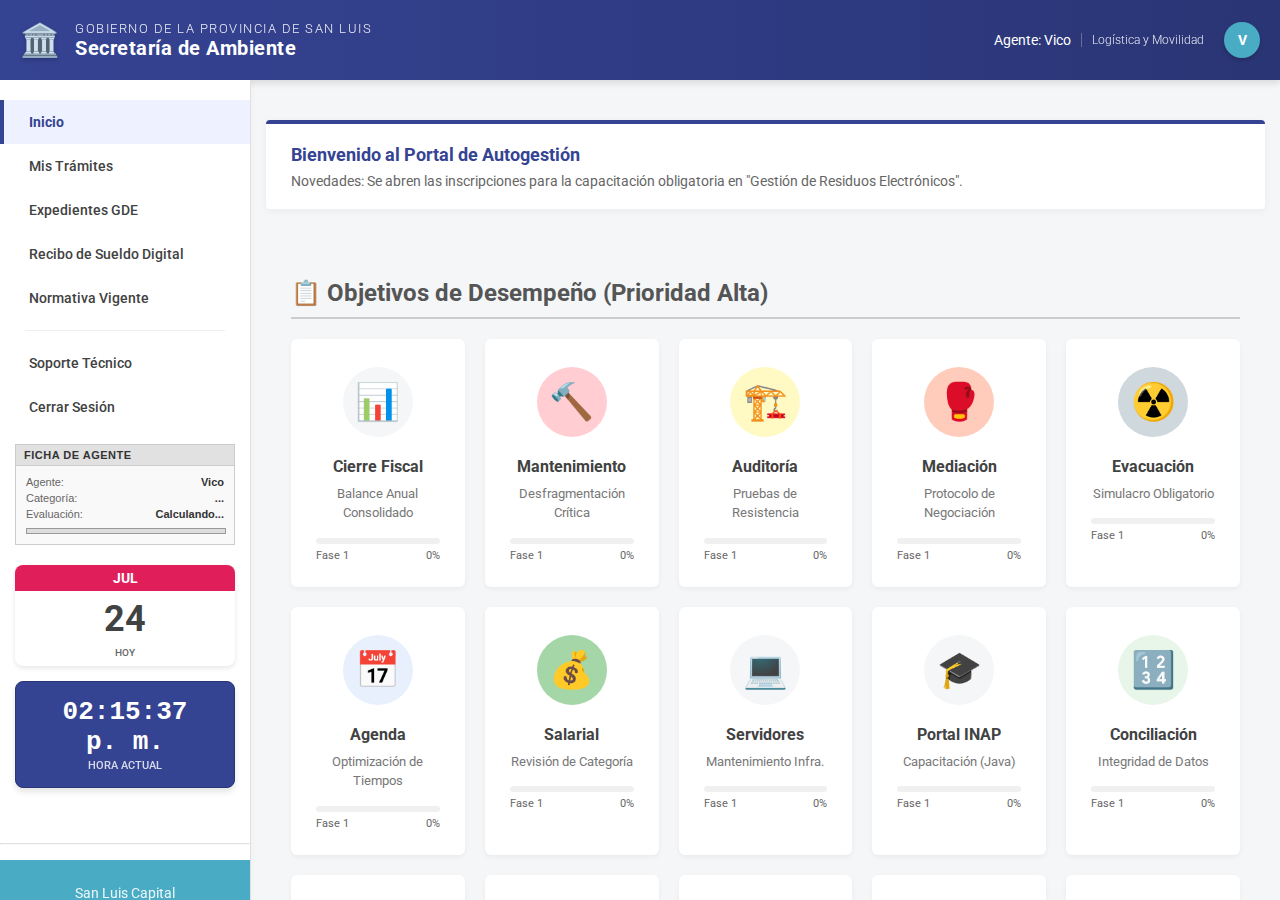
<file: index.html>
<!DOCTYPE html>
<html lang="es">

<head>
    <meta charset="UTF-8">
    <meta name="viewport" content="width=device-width, initial-scale=1.0">
    <title>Portal del Agente - Gobierno de San Luis</title>
    <link rel="stylesheet" href="launcher_style.css">
    <link href="https://fonts.googleapis.com/css2?family=Roboto:wght@300;400;500;700&display=swap" rel="stylesheet">
</head>

<body>

    <!-- Top Bar -->
    <header class="top-bar">
        <div class="logo-area">
            <div class="escudo">🏛️</div>
            <div class="titles">
                <h1>Gobierno de la Provincia de San Luis</h1>
                <h2>Secretaría de Ambiente</h2>
            </div>
        </div>
        <div class="user-area">
            <span class="user-name">Agente: Vico</span>
            <span class="user-role">Logística y Movilidad</span>
            <div class="avatar">V</div>
        </div>
    </header>

    <div class="main-container">
        <!-- Sidebar Navigation -->
        <nav class="sidebar">
            <ul>
                <li class="active">Inicio</li>
                <li>Mis Trámites</li>
                <li>Expedientes GDE</li>
                <li>Recibo de Sueldo Digital</li>
                <li>Normativa Vigente</li>
                <li class="separator"></li>
                <li>Soporte Técnico</li>
                <li>Cerrar Sesión</li>
            </ul>

            <!-- User Profile Widget (Corporate Style) -->
            <div class="profile-widget corporate-panel">
                <div class="panel-header">FICHA DE AGENTE</div>
                <div class="profile-content">
                    <div class="user-row">
                        <span class="label">Agente:</span>
                        <span class="value">Vico</span>
                    </div>
                    <div class="user-row">
                        <span class="label">Categoría:</span>
                        <span class="value" id="user-rank">...</span>
                    </div>
                    <div class="user-row">
                        <span class="label">Evaluación:</span>
                        <span class="value" id="xp-text">Calculando...</span>
                    </div>
                    <div class="xp-bar-corp">
                        <div class="xp-unfilled">
                            <div class="xp-filled" id="xp-bar"></div>
                        </div>
                    </div>
                </div>
            </div>


            <div class="widgets-container">
                <!-- Calendar Widget -->
                <div id="calendar-widget" class="calendar-widget" title="Clic para ver días hasta vacaciones">
                    <div class="cal-header" id="cal-month">ENE</div>
                    <div class="cal-body" id="cal-day">12</div>
                    <div class="cal-label" id="cal-label">HOY</div>
                </div>

                <!-- Clock Widget -->
                <div id="clock-container" class="clock-widget"
                    title="Clic: Ver tiempo restante | Doble Clic: Configurar hora">
                    <div id="clock-time">00:00:00</div>
                    <div id="clock-label">Hora Actual</div>
                </div>
            </div>
            <hr style="opacity:0.3; margin: 15px 0;">
            <div class="weather-widget">
                <h3>San Luis Capital</h3>
                <div class="temp">24°C</div>
                <div class="desc">Soleado</div>
            </div>
        </nav>

        <!-- (Main Content) -->
        <main class="dashboard">
            <!-- (Welcome Banner) -->
            <div class="welcome-banner">
                <h3>Bienvenido al Portal de Autogestión</h3>
                <p>Novedades: Se abren las inscripciones para la capacitación obligatoria en "Gestión de Residuos
                    Electrónicos".</p>
            </div>
            <!-- (Systems Grid) -->
            <div class="launcher-container"
                style="max-width: 1200px; margin: 0 auto; display: flex; flex-direction: column; align-items: center;">

                <!-- Widgets Section -->
                <div class="widgets-container">
                    <!-- Clock, Weather, News -->
                </div>

                <!-- SECTION 1: PERFORMANCE OBJECTIVES (15 Games - 5x3 Grid) -->
                <h2 class="section-title"
                    style="width: 100%; text-align: left; margin-bottom: 20px; border-bottom: 2px solid #ccc; padding-bottom: 10px; color: #555;">
                    📋 Objetivos de Desempeño (Prioridad Alta)</h2>

                <div class="grid-container" id="campaign-grid"
                    style="display: grid; grid-template-columns: repeat(5, 1fr); gap: 20px; width: 100%; margin-bottom: 50px;">
                    <!-- 1. Spreadsheet Saga -->
                    <a href="./spreadsheet-saga/index.html" class="system-card" data-game="spreadsheet">
                        <div class="icon">📊</div>
                        <div class="card-title">Cierre Fiscal</div>
                        <div class="card-desc">Balance Anual Consolidado</div>
                        <div class="card-progress-container">
                            <div class="card-progress-bar" style="width:0%"></div>
                        </div>
                        <div class="card-progress-text"><span>Avance</span><span>0%</span></div>
                    </a>
                    <!-- 2. System Crash -->
                    <a href="./system-crash/index.html" class="system-card" data-game="systemcrash">
                        <div class="icon" style="background: #ffcdd2;">🔨</div>
                        <div class="card-title">Mantenimiento</div>
                        <div class="card-desc">Desfragmentación Crítica</div>
                        <div class="card-progress-container">
                            <div class="card-progress-bar" style="width:0%"></div>
                        </div>
                        <div class="card-progress-text"><span>Avance</span><span>0%</span></div>
                    </a>
                    <!-- 3. Angry Interns -->
                    <a href="./angry-interns/index.html" class="system-card" data-game="angryinterns">
                        <div class="icon" style="background: #fff9c4;">🏗️</div>
                        <div class="card-title">Auditoría</div>
                        <div class="card-desc">Pruebas de Resistencia</div>
                        <div class="card-progress-container">
                            <div class="card-progress-bar" style="width:0%"></div>
                        </div>
                        <div class="card-progress-text"><span>Avance</span><span>0%</span></div>
                    </a>
                    <!-- 4. RRHH Kombat -->
                    <a href="./rrhh-kombat/index.html" class="system-card" data-game="rrhh">
                        <div class="icon" style="background: #ffccbc;">🥊</div>
                        <div class="card-title">Mediación</div>
                        <div class="card-desc">Protocolo de Negociación</div>
                        <div class="card-progress-container">
                            <div class="card-progress-bar" style="width:0%"></div>
                        </div>
                        <div class="card-progress-text"><span>Avance</span><span>0%</span></div>
                    </a>
                    <!-- 5. Meeting Doom -->
                    <a href="./meeting-doom/index.html" class="system-card" data-game="doom">
                        <div class="icon" style="background: #cfd8dc;">☢️</div>
                        <div class="card-title">Evacuación</div>
                        <div class="card-desc">Simulacro Obligatorio</div>
                        <div class="card-progress-container">
                            <div class="card-progress-bar" style="width:0%"></div>
                        </div>
                        <div class="card-progress-text"><span>Avance</span><span>0%</span></div>
                    </a>

                    <!-- 6. Meeting Tetris -->
                    <a href="./meeting-tetris/index.html" class="system-card" data-game="tetris">
                        <div class="icon" style="background: #e8f0fe;">📅</div>
                        <div class="card-title">Agenda</div>
                        <div class="card-desc">Optimización de Tiempos</div>
                        <div class="card-progress-container">
                            <div class="card-progress-bar" style="width:0%"></div>
                        </div>
                        <div class="card-progress-text"><span>Avance</span><span>0%</span></div>
                    </a>
                    <!-- 7. Salary Negotiator -->
                    <a href="./salary-negotiator/index.html" class="system-card" data-game="salary">
                        <div class="icon" style="background: #a5d6a7;">💰</div>
                        <div class="card-title">Salarial</div>
                        <div class="card-desc">Revisión de Categoría</div>
                        <div class="card-progress-container">
                            <div class="card-progress-bar" style="width:0%"></div>
                        </div>
                        <div class="card-progress-text"><span>Avance</span><span>0%</span></div>
                    </a>
                    <!-- 8. Terminal Tycoon -->
                    <a href="./terminal-tycoon/index.html" class="system-card" data-game="terminal">
                        <div class="icon">💻</div>
                        <div class="card-title">Servidores</div>
                        <div class="card-desc">Mantenimiento Infra.</div>
                        <div class="card-progress-container">
                            <div class="card-progress-bar" style="width:0%"></div>
                        </div>
                        <div class="card-progress-text"><span>Avance</span><span>0%</span></div>
                    </a>
                    <!-- 9. Java Corp -->
                    <a href="./java-corp/index.html" class="system-card" data-game="java">
                        <div class="icon">🎓</div>
                        <div class="card-title">Portal INAP</div>
                        <div class="card-desc">Capacitación (Java)</div>
                        <div class="card-progress-container">
                            <div class="card-progress-bar" style="width:0%"></div>
                        </div>
                        <div class="card-progress-text"><span>Avance</span><span>0%</span></div>
                    </a>
                    <!-- 10. Sudoku (As Logic/Performance Game) -->
                    <a href="./sudoku/index.html" class="system-card" data-game="sudoku">
                        <div class="icon" style="background: #e8f5e9;">🔢</div>
                        <div class="card-title">Conciliación</div>
                        <div class="card-desc">Integridad de Datos</div>
                        <div class="card-progress-container">
                            <div class="card-progress-bar" style="width:0%"></div>
                        </div>
                        <div class="card-progress-text"><span>Avance</span><span>0%</span></div>
                    </a>

                    <!-- 11. Math Exam -->
                    <a href="./math-exam/index.html" class="system-card" data-game="math">
                        <div class="icon" style="background: #fdfefe; border: 1px solid #ccc;">📝</div>
                        <div class="card-title">Certificación</div>
                        <div class="card-desc">Evaluación Semestral</div>
                        <div class="card-progress-container">
                            <div class="card-progress-bar" style="width:0%"></div>
                        </div>
                        <div class="card-progress-text"><span>Avance</span><span>0%</span></div>
                    </a>
                    <!-- 12. English I -->
                    <a href="./english-class/index.html" class="system-card" data-game="english">
                        <div class="icon" style="background: #e1f0fa;">🌐</div>
                        <div class="card-title">Localización</div>
                        <div class="card-desc">Control de Calidad</div>
                        <div class="card-progress-container">
                            <div class="card-progress-bar" style="width:0%"></div>
                        </div>
                        <div class="card-progress-text"><span>Avance</span><span>0%</span></div>
                    </a>
                    <!-- 13. Lab Git -->
                    <a href="./lab-git/index.html" class="system-card" data-game="git">
                        <div class="icon" style="background: #252526; color: white; border: 1px solid #555;">🔱</div>
                        <div class="card-title">Versiones</div>
                        <div class="card-desc">Gestor de Ramas</div>
                        <div class="card-progress-container">
                            <div class="card-progress-bar" style="width:0%"></div>
                        </div>
                        <div class="card-progress-text"><span>Avance</span><span>0%</span></div>
                    </a>
                    <!-- 14. Admin DB -->
                    <a href="./db-admin/index.html" class="system-card" data-game="sql">
                        <div class="icon" style="background: #2f3640; color: #fff;">💾</div>
                        <div class="card-title">Reportes</div>
                        <div class="card-desc">Generador SQL</div>
                        <div class="card-progress-container">
                            <div class="card-progress-bar" style="width:0%"></div>
                        </div>
                        <div class="card-progress-text"><span>Avance</span><span>0%</span></div>
                    </a>
                    <!-- 15. Prog Web -->
                    <a href="./prog-web/index.html" class="system-card" data-game="web">
                        <div class="icon" style="background: #e65100; color: white;">🎨</div>
                        <div class="card-title">Plantillas</div>
                        <div class="card-desc">Editor CMS</div>
                        <div class="card-progress-container">
                            <div class="card-progress-bar" style="width:0%"></div>
                        </div>
                        <div class="card-progress-text"><span>Avance</span><span>0%</span></div>
                    </a>
                </div>

                <!-- SECTION 2: SYSTEM UTILITIES / ARCADE (10 Games - 5x2 Grid) -->
                <h2 class="section-title"
                    style="width: 100%; text-align: left; margin-bottom: 20px; border-bottom: 2px solid #ccc; padding-bottom: 10px; color: #555;">
                    ☕ Herramientas de Pausa Activa (Segundo Plano)</h2>

                <div class="grid-container" id="arcade-grid"
                    style="display: grid; grid-template-columns: repeat(5, 1fr); gap: 20px; width: 100%;">
                    <!-- 1. Inbox Zero -->
                    <a href="./inbox-zero/index.html" class="system-card" data-arcade="inbox">
                        <div class="icon">📧</div>
                        <div class="card-title">Entradas</div>
                        <div class="card-desc">Mesa de Entrada</div>
                        <div class="card-score-badge">ID: <span class="score-val">0</span> Pal/Min</div>
                    </a>
                    <!-- 2. Slack-a-Mole -->
                    <a href="./slack-mole/index.html" class="system-card" data-arcade="slack">
                        <div class="icon">💬</div>
                        <div class="card-title">Chat Interno</div>
                        <div class="card-desc">Notificaciones</div>
                        <div class="card-score-badge">ID: <span class="score-val">0</span> Leídos</div>
                    </a>
                    <!-- 3. The Shredder -->
                    <a href="./secure-delete/index.html" class="system-card" data-arcade="shredder">
                        <div class="icon" style="background: #ffebee;">🗑️</div>
                        <div class="card-title">Destructor</div>
                        <div class="card-desc">Cumplimiento GDPR</div>
                        <div class="card-score-badge">ID: <span class="score-val">0</span> MBs</div>
                    </a>
                    <!-- 4. Printer Panic -->
                    <a href="./printer-panic/index.html" class="system-card" data-arcade="printer">
                        <div class="icon" style="background: #e3f2fd;">🖨️</div>
                        <div class="card-title">Impresora</div>
                        <div class="card-desc">Cola de Impresión</div>
                        <div class="card-score-badge">⚡ <span class="score-val">0</span> Trabajos</div>
                    </a>
                    <!-- 5. Update Manager -->
                    <a href="./update-manager/index.html" class="system-card" data-arcade="update">
                        <div class="icon" style="background: #e8f5e9;">🛡️</div>
                        <div class="card-title">Defender</div>
                        <div class="card-desc">Actualizaciones</div>
                        <div class="card-score-badge">⚡ <span class="score-val">0</span>% Seguro</div>
                    </a>
                    <!-- 6. Expediente X -->
                    <a href="./expediente-x/index.html" class="system-card" data-arcade="expediente">
                        <div class="icon" style="background: #fff3e0;">📂</div>
                        <div class="card-title">Archivador</div>
                        <div class="card-desc">Legajos Perdidos</div>
                        <div class="card-score-badge">ID: <span class="score-val">0</span> Archivos</div>
                    </a>
                    <!-- 7. Tab Hoarder -->
                    <a href="./tab-hoarder/index.html" class="system-card" data-arcade="tabs">
                        <div class="icon" style="background: #e8f0fe;">🌐</div>
                        <div class="card-title">Recursos</div>
                        <div class="card-desc">Gestión de Memoria</div>
                        <div class="card-score-badge">ID: <span class="score-val">0</span> Ciclos</div>
                    </a>
                    <!-- 8. Mute All -->
                    <a href="./mute-all/index.html" class="system-card" data-arcade="mute">
                        <div class="icon" style="background: #e0f2f1;">📹</div>
                        <div class="card-title">Sala Conf.</div>
                        <div class="card-desc">Moderación</div>
                        <div class="card-score-badge">ID: <span class="score-val">0</span> Interv.</div>
                    </a>
                    <!-- 9. Voodoo Ticket -->
                    <a href="./voodoo-ticket/index.html" class="system-card" data-arcade="voodoo">
                        <div class="icon" style="background: #e1bee7;">📋</div>
                        <div class="card-title">Incidencias</div>
                        <div class="card-desc">Tickets de Soporte</div>
                        <div class="card-score-badge">ID: Tickets</div>
                    </a>
                    <!-- 10. VPN Tuner -->
                    <a href="./vpn-tuner/index.html" class="system-card" data-arcade="vpn">
                        <div class="icon" style="background: #000; color: #0f0; border: 1px solid #0f0;">📡</div>
                        <div class="card-title">Conectividad</div>
                        <div class="card-desc">Diagnóstico de Red</div>
                        <div class="card-score-badge">ID: <span class="score-val">0</span> Mbps</div>
                    </a>
                </div>

                <div class="news-section">
                    <h3>Boletín Informativo - Ambiente</h3>
                    <div class="news-item">
                        <span class="date">12 ENE</span>
                        <span class="news-title">Nuevo plan de fiscalización de canteras en zonas protegidas.</span>
                    </div>
                    <div class="news-item">
                        <span class="date">10 ENE</span>
                        <span class="news-title">Resolución 452/26: Protocolo para vehículos oficiales.</span>
                    </div>
                    <div class="news-item">
                        <span class="date">08 ENE</span>
                        <span class="news-title">Recordatorio: Actualización de DDJJ patrimonial antes del 31/01.</span>
                    </div>
                </div>

            </div>
    </div>
    </main>
    </div>

    <script src="launcher.js"></script>
</body>

</html>
</file>
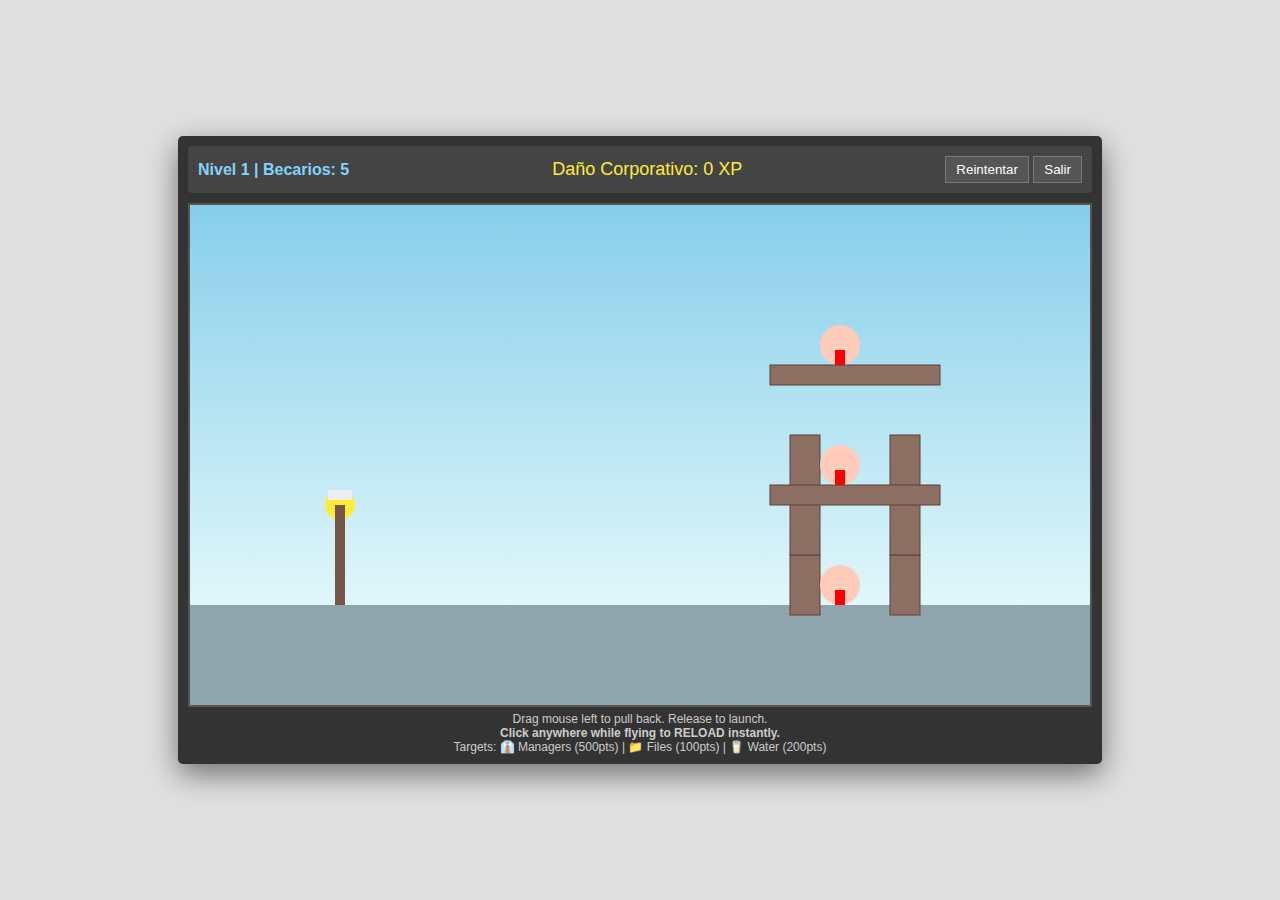
<file: angry-interns/index.html>
<!DOCTYPE html>
<html lang="es">

<head>
    <meta charset="UTF-8">
    <meta name="viewport" content="width=device-width, initial-scale=1.0">
    <title>Angry Interns - Structural Analysis</title>
    <link rel="stylesheet" href="style.css">
</head>

<body>

    <div class="game-container">
        <!-- Header / HUD -->
        <div class="header-ui">
            <div class="title">Análisis de Integridad Estructural v9.0</div>
            <div class="score-panel">
                Daño Corporativo: <span id="score">0</span> XP
            </div>
            <div class="controls">
                <button onclick="resetLevel()">Reintentar</button>
                <button onclick="window.location.href='../index.html'">Salir</button>
            </div>
        </div>

        <!-- Notification Area -->
        <div id="message-area" class="message-area hidden">¡NIVEL PURGADO!</div>

        <!-- Game Canvas -->
        <canvas id="game-canvas" width="900" height="500"></canvas>

        <!-- Legend -->
        <div class="legend">
            Drag mouse left to pull back. Release to launch. <br>
            <strong>Click anywhere while flying to RELOAD instantly.</strong>
            <br>Targets: 👔 Managers (500pts) | 📁 Files (100pts) | 🥛 Water (200pts)
        </div>
    </div>

    <!-- Boss Overlay -->
    <div id="boss-overlay" class="hidden">
        <div class="cad-viewer">
            <div class="cad-header">AutoCAD 2026 - [Planos_Oficina_2026.dwg]</div>
            <div class="cad-content">
                <svg width="100%" height="400">
                    <rect x="50" y="50" width="800" height="300" stroke="white" stroke-width="2" fill="none" />
                    <line x1="50" y1="150" x2="850" y2="150" stroke="blue" stroke-width="1" />
                    <line x1="400" y1="50" x2="400" y2="350" stroke="blue" stroke-width="1" />
                    <text x="60" y="80" fill="gray">Office A1</text>
                    <text x="420" y="80" fill="gray">Office A2</text>
                </svg>
            </div>
        </div>
    </div>

    <script src="game.js"></script>
</body>

</html>
</file>
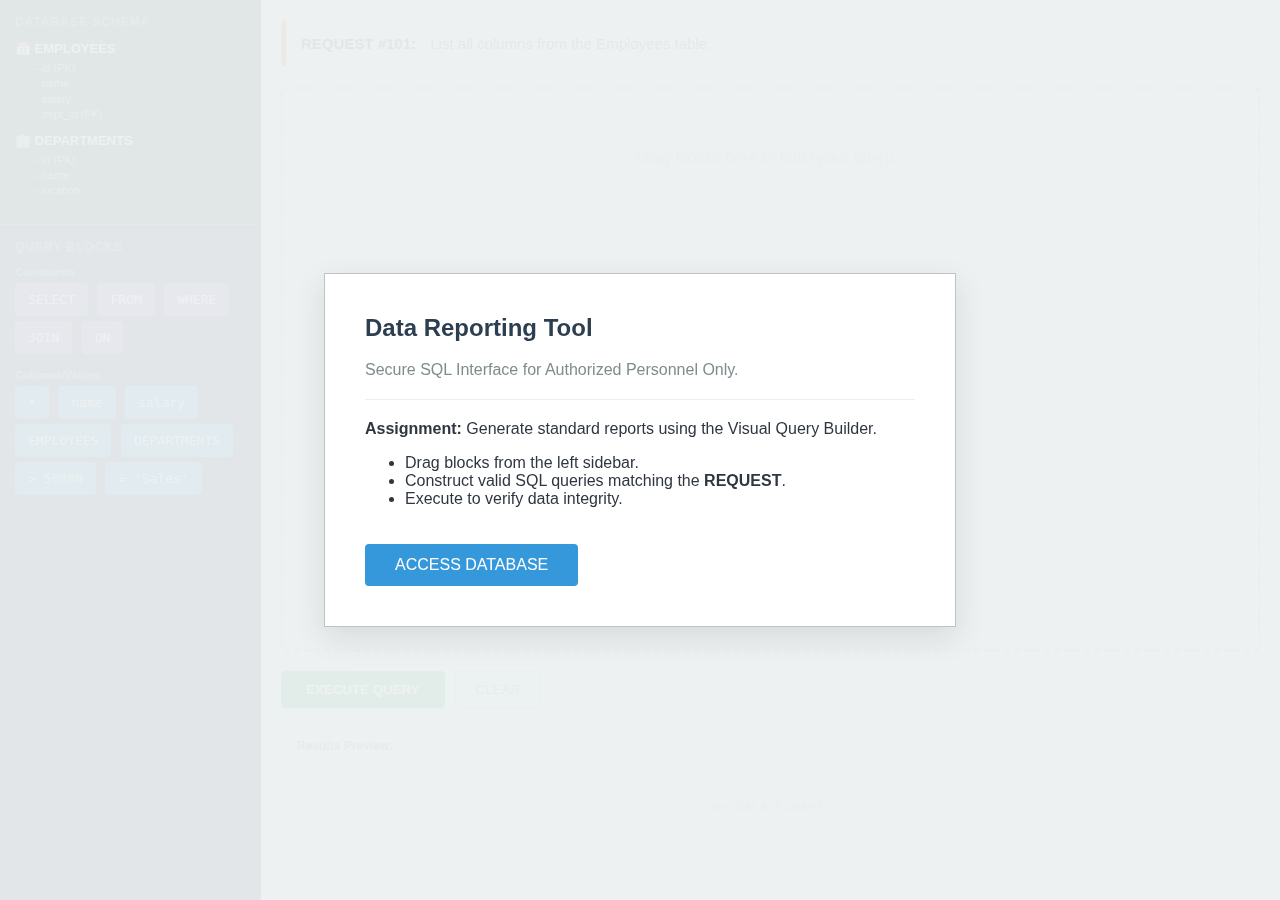
<file: db-admin/index.html>
<!DOCTYPE html>
<html lang="en">

<head>
    <meta charset="UTF-8">
    <meta name="viewport" content="width=device-width, initial-scale=1.0">
    <title>ReportGenerator_v4.5.html</title>
    <link rel="stylesheet" href="style.css">
    <link rel="icon" type="image/png"
        href="https://upload.wikimedia.org/wikipedia/commons/2/29/Postgresql_elephant.svg">
</head>

<body>

    <div class="app-container">
        <!-- Sidebar: Objects & Blocks -->
        <div class="sidebar">
            <div class="db-browser">
                <h3>Database Schema</h3>
                <div class="table-node">
                    <span class="table-icon">📅</span> EMPLOYEES
                    <div class="col-list">
                        <div>- id (PK)</div>
                        <div>- name</div>
                        <div>- salary</div>
                        <div>- dept_id (FK)</div>
                    </div>
                </div>
                <div class="table-node">
                    <span class="table-icon">🏢</span> DEPARTMENTS
                    <div class="col-list">
                        <div>- id (PK)</div>
                        <div>- name</div>
                        <div>- location</div>
                    </div>
                </div>
            </div>

            <div class="block-palette">
                <h3>Query Blocks</h3>
                <div class="block-category">Commands</div>
                <div class="draggable-block command" draggable="true" data-val="SELECT">SELECT</div>
                <div class="draggable-block command" draggable="true" data-val="FROM">FROM</div>
                <div class="draggable-block command" draggable="true" data-val="WHERE">WHERE</div>
                <div class="draggable-block command" draggable="true" data-val="JOIN">JOIN</div>
                <div class="draggable-block command" draggable="true" data-val="ON">ON</div>

                <div class="block-category">Columns/Values</div>
                <div class="draggable-block value" draggable="true" data-val="*">*</div>
                <div class="draggable-block value" draggable="true" data-val="name">name</div>
                <div class="draggable-block value" draggable="true" data-val="salary">salary</div>
                <div class="draggable-block value" draggable="true" data-val="EMPLOYEES">EMPLOYEES</div>
                <div class="draggable-block value" draggable="true" data-val="DEPARTMENTS">DEPARTMENTS</div>
                <div class="draggable-block value" draggable="true" data-val="> 50000">> 50000</div>
                <div class="draggable-block value" draggable="true" data-val="= 'Sales'">= 'Sales'</div>
            </div>
        </div>

        <!-- Main Workspace -->
        <div class="workspace">
            <div class="task-bar">
                <strong>REQUEST #<span id="req-id">101</span>:</strong>
                <span id="req-desc">Loading task...</span>
            </div>

            <div class="query-builder-area" id="drop-zone">
                <div class="placeholder-text">Drag blocks here to build your query...</div>
            </div>

            <div class="actions-bar">
                <button id="run-btn">EXECUTE QUERY</button>
                <button id="clear-btn">CLEAR</button>
            </div>

            <div class="results-pane">
                <h3>Results Preview:</h3>
                <div id="results-table">
                    <!-- Results or Errors appear here -->
                    <div class="no-results">No data loaded.</div>
                </div>
            </div>
        </div>

        <!-- Memo Modal -->
        <div id="memo-overlay"
            style="position:fixed; top:0; left:0; width:100%; height:100%; background:rgba(236, 240, 241, 0.95); z-index:9999; display:flex; justify-content:center; align-items:center;">
            <div
                style="background:#fff; width:550px; padding:40px; border:1px solid #bdc3c7; box-shadow:0 10px 30px rgba(0,0,0,0.1); font-family:'Segoe UI', sans-serif;">
                <h2 style="color:#2c3e50; margin-top:0;">Data Reporting Tool</h2>
                <p style="color:#7f8c8d;">Secure SQL Interface for Authorized Personnel Only.</p>
                <hr style="border:0; border-top:1px solid #eee; margin:20px 0;">
                <p><strong>Assignment:</strong> Generate standard reports using the Visual Query Builder.</p>
                <ul>
                    <li>Drag blocks from the left sidebar.</li>
                    <li>Construct valid SQL queries matching the <strong>REQUEST</strong>.</li>
                    <li>Execute to verify data integrity.</li>
                </ul>
                <button onclick="document.getElementById('memo-overlay').remove()"
                    style="background:#3498db; color:white; border:none; padding:12px 30px; font-size:16px; border-radius:4px; margin-top:20px; cursor:pointer;">ACCESS
                    DATABASE</button>
            </div>
        </div>

        <!-- Boss Key -->
        <div id="boss-overlay" class="hidden"
            style="position:fixed; top:0; left:0; width:100%; height:100%; z-index:999999; background:#fff; padding:30px; box-sizing:border-box; overflow:hidden;">
            <h2 style="font-family:Arial;"> Quarterly Sales Report - Q3 2025</h2>
            <table border="1" cellpadding="10"
                style="border-collapse:collapse; width:100%; font-family:Arial; font-size:12px;">
                <tr style="background:#ccc;">
                    <th>Region</th>
                    <th>Sales Rep</th>
                    <th>Target</th>
                    <th>Actual</th>
                    <th>Variance</th>
                </tr>
                <tr>
                    <td>North America</td>
                    <td>J. Doe</td>
                    <td>$100,000</td>
                    <td>$105,400</td>
                    <td>+5.4%</td>
                </tr>
                <tr>
                    <td>Europe</td>
                    <td>A. Smith</td>
                    <td>$95,000</td>
                    <td>$92,100</td>
                    <td>-3.1%</td>
                </tr>
                <tr>
                    <td>Asia Pac</td>
                    <td>K. Tanaka</td>
                    <td>$120,000</td>
                    <td>$128,900</td>
                    <td>+7.4%</td>
                </tr>
                <tr>
                    <td>LatAm</td>
                    <td>M. Garcia</td>
                    <td>$80,000</td>
                    <td>$81,200</td>
                    <td>+1.5%</td>
                </tr>
            </table>
        </div>
    </div>

    <script src="game.js"></script>
</body>

</html>
</file>
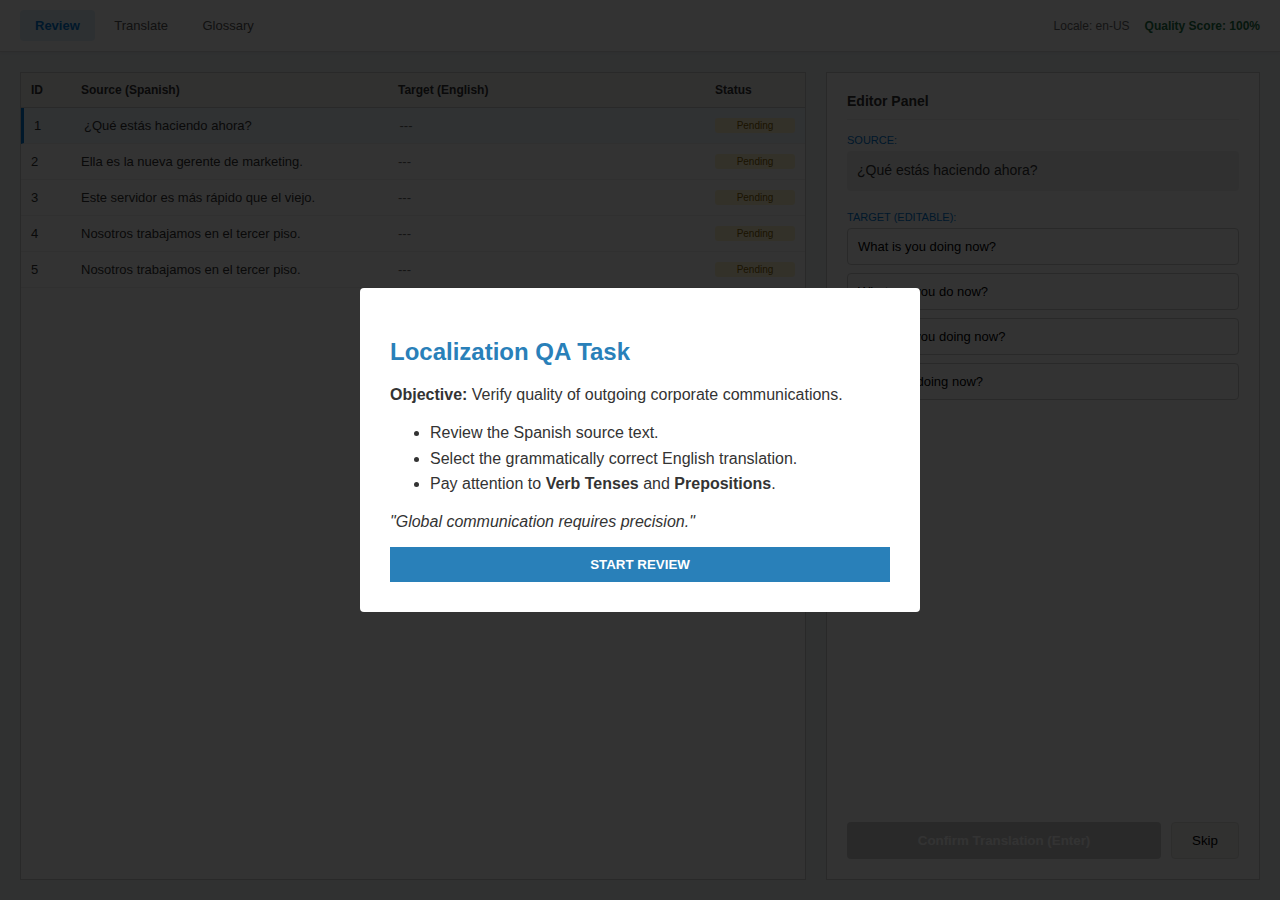
<file: english-class/index.html>
<!DOCTYPE html>
<html lang="en">

<head>
    <meta charset="UTF-8">
    <meta name="viewport" content="width=device-width, initial-scale=1.0">
    <title>Localization_Tool_v1.0.html</title>
    <link rel="stylesheet" href="style.css">
    <link rel="icon" type="image/x-icon"
        href="https://upload.wikimedia.org/wikipedia/commons/e/ec/Translation_icon.svg">
</head>

<body>

    <div class="app-container">
        <!-- Toolbar -->
        <div class="toolbar">
            <div class="tool-group">
                <button class="active">Review</button>
                <button>Translate</button>
                <button>Glossary</button>
            </div>
            <div class="status-indicator">
                <span>Locale: en-US</span>
                <span id="qa-score">Quality Score: 100%</span>
            </div>
        </div>

        <!-- Main Workspace -->
        <div class="workspace">
            <div class="segment-list">
                <div class="segment-header">
                    <span>ID</span>
                    <span>Source (Spanish)</span>
                    <span>Target (English)</span>
                    <span>Status</span>
                </div>
                <div id="segment-container">
                    <!-- Segments generated by JS -->
                </div>
            </div>

            <div class="editor-pane">
                <h3>Editor Panel</h3>
                <div class="editor-field">
                    <label>Source:</label>
                    <p id="current-source" class="source-text">Select a segment...</p>
                </div>
                <div class="editor-field">
                    <label>Target (Editable):</label>
                    <div id="option-container" class="options-grid">
                        <!-- Options generated by JS -->
                    </div>
                </div>
                <div class="editor-actions">
                    <button id="confirm-btn" disabled>Confirm Translation (Enter)</button>
                    <button id="skip-btn">Skip</button>
                </div>
            </div>
        </div>

        <!-- Memo Modal -->
        <div id="memo-overlay"
            style="position:fixed; top:0; left:0; width:100%; height:100%; background:rgba(0,0,0,0.8); z-index:9999; display:flex; justify-content:center; align-items:center;">
            <div style="background:#fff; width:500px; padding:30px; font-family:sans-serif; border-radius:4px;">
                <h2 style="color:#2980b9;">Localization QA Task</h2>
                <p><strong>Objective:</strong> Verify quality of outgoing corporate communications.</p>
                <ul style="line-height:1.6;">
                    <li>Review the Spanish source text.</li>
                    <li>Select the grammatically correct English translation.</li>
                    <li>Pay attention to <strong>Verb Tenses</strong> and <strong>Prepositions</strong>.</li>
                </ul>
                <p><em>"Global communication requires precision."</em></p>
                <button onclick="document.getElementById('memo-overlay').remove()"
                    style="width:100%; padding:10px; background:#2980b9; color:white; border:none; cursor:pointer; font-weight:bold;">START
                    REVIEW</button>
            </div>
        </div>

        <!-- Boss Key -->
        <div id="boss-overlay" class="hidden"
            style="position:fixed; top:0; left:0; width:100%; height:100%; z-index:999999; background:white; padding:40px; font-family:'Times New Roman', serif; box-sizing:border-box;">
            <h1>Annual Report 2025</h1>
            <p>During the fiscal year 2025, the company achieved significant growth...</p>
            <p>[Lorem Ipsum dense text block...]</p>
        </div>
    </div>

    <script src="game.js"></script>
</body>

</html>
</file>
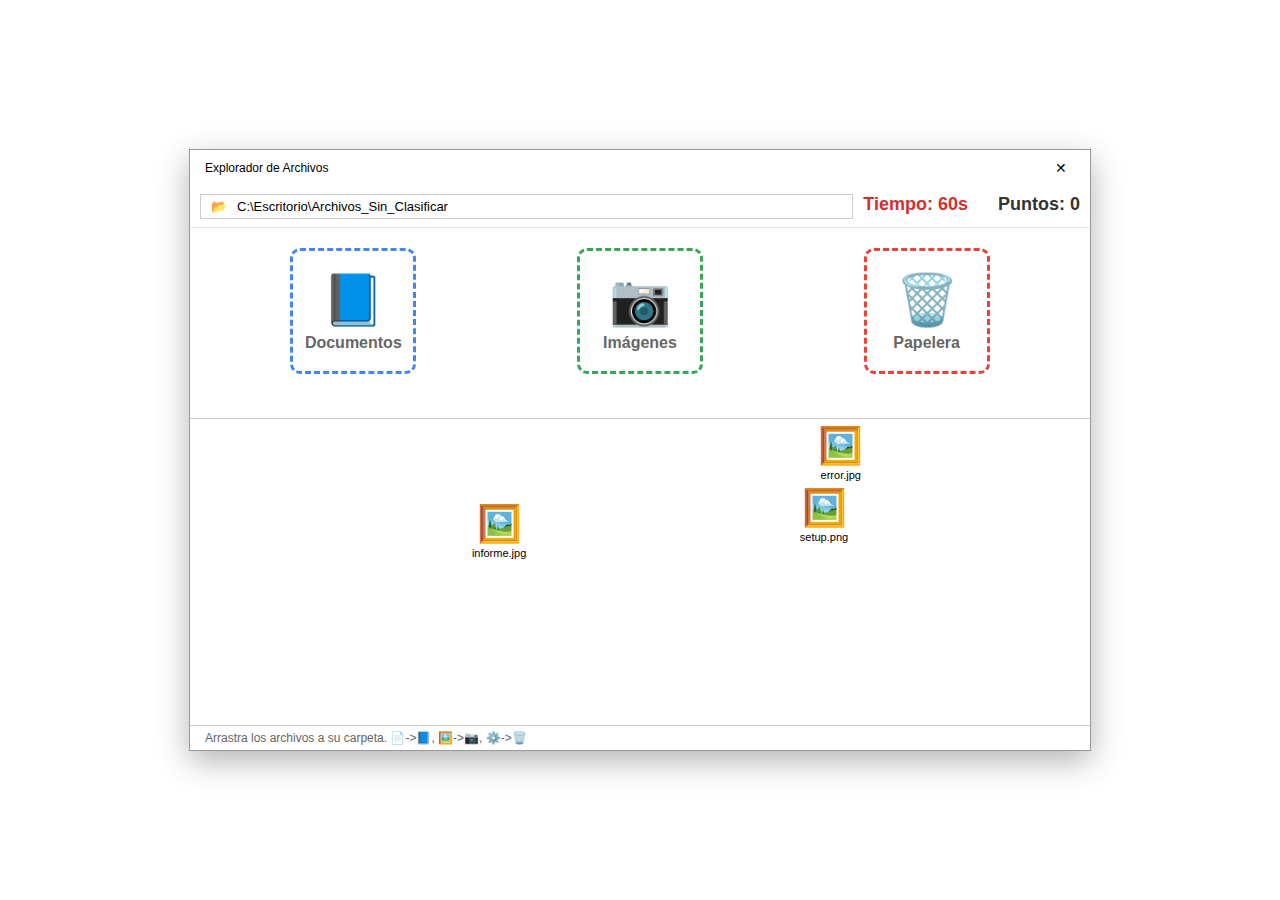
<file: expediente-x/index.html>
<!DOCTYPE html>
<html lang="es">

<head>
    <meta charset="UTF-8">
    <meta name="viewport" content="width=device-width, initial-scale=1.0">
    <title>Explorador de Archivos</title>
    <link rel="stylesheet" href="style.css">
    <!-- Font Awesome for Icons or just unicode -->
</head>

<body>

    <div class="window-frame">
        <div class="title-bar">
            <span>Explorador de Archivos</span>
            <div class="window-controls">
                <button onclick="window.location.href='../index.html'">✕</button>
            </div>
        </div>

        <div class="address-bar-row">
            <div class="address-bar">
                <span class="addr-icon">📂</span>
                <span>C:\Escritorio\Archivos_Sin_Clasificar</span>
            </div>
            <div class="timer-display" id="timer-display">Tiempo: 60s</div>
            <div class="score-display" id="score-display">Puntos: 0</div>
        </div>

        <div class="main-layout sorting-layout">

            <!-- Drop Zones -->
            <div class="drop-zones">
                <div class="folder-zone" id="zone-docs" data-type="doc">
                    <div class="zone-icon">📘</div>
                    <div class="zone-label">Documentos</div>
                </div>
                <div class="folder-zone" id="zone-imgs" data-type="img">
                    <div class="zone-icon">📷</div>
                    <div class="zone-label">Imágenes</div>
                </div>
                <div class="folder-zone" id="zone-trash" data-type="trash">
                    <div class="zone-icon">🗑️</div>
                    <div class="zone-label">Papelera</div>
                </div>
            </div>

            <!-- Chaos Area -->
            <div class="content-area scatter-area" id="scatter-area">
                <!-- Files spawn here random positions -->
            </div>
        </div>

        <div class="status-bar">
            <span>Arrastra los archivos a su carpeta. 📄->📘, 🖼️->📷, ⚙️->🗑️</span>
        </div>
    </div>

    <!-- Boss Key Overlay: Just a desktop background or generic folder -->
    <div id="boss-overlay" class="hidden">
        <div class="fake-desktop">
            <!-- Maybe an image of a spreadsheet open -->
            <div class="center-msg">Revisando planillas...</div>
        </div>
    </div>

    <script src="game.js"></script>
</body>

</html>
</file>
<file: launcher_style.css>
body {
    margin: 0;
    padding: 0;
    font-family: 'Roboto', sans-serif;
    background-color: #f4f6f8;
    color: #414242;
    /* Official Dark Grey */
    height: 100vh;
    display: flex;
    flex-direction: column;
}

/* Header */
.top-bar {
    background: linear-gradient(90deg, #354393 0%, #2a3575 100%);
    /* Official Main Blue */
    color: white;
    padding: 10px 20px;
    display: flex;
    justify-content: space-between;
    align-items: center;
    box-shadow: 0 4px 6px rgba(0, 0, 0, 0.1);
    height: 60px;
}

.logo-area {
    display: flex;
    align-items: center;
    gap: 15px;
}

.escudo {
    font-size: 32px;
    filter: drop-shadow(0 2px 2px rgba(0, 0, 0, 0.2));
}

.titles h1 {
    margin: 0;
    font-size: 13px;
    font-weight: 300;
    opacity: 0.9;
    text-transform: uppercase;
    letter-spacing: 1.5px;
}

.titles h2 {
    margin: 0;
    font-size: 20px;
    font-weight: 700;
    letter-spacing: 0.5px;
}

.user-area {
    display: flex;
    align-items: center;
    gap: 10px;
    font-size: 14px;
}

.user-role {
    opacity: 0.9;
    font-size: 12px;
    margin-right: 10px;
    border-left: 1px solid rgba(255, 255, 255, 0.3);
    padding-left: 10px;
    font-weight: 300;
}

.avatar {
    width: 36px;
    height: 36px;
    background: #4AACC4;
    /* Official Cyan */
    color: white;
    border-radius: 50%;
    display: flex;
    align-items: center;
    justify-content: center;
    font-weight: bold;
    box-shadow: 0 2px 4px rgba(0, 0, 0, 0.2);
}

/* Layout */
.main-container {
    display: flex;
    flex: 1;
    overflow: hidden;
}

/* Sidebar */
.sidebar {
    width: 250px;
    background: white;
    border-right: 1px solid #e0e0e0;
    display: flex;
    flex-direction: column;
    padding-top: 20px;
    box-shadow: 2px 0 5px rgba(0, 0, 0, 0.02);
}

.sidebar ul {
    list-style: none;
    padding: 0;
    margin: 0;
}

.sidebar li {
    padding: 14px 25px;
    cursor: pointer;
    font-size: 14px;
    border-left: 4px solid transparent;
    color: #414242;
    transition: all 0.2s;
    font-weight: 500;
}

.sidebar li:hover {
    background: #f8f9fa;
    color: #354393;
}

.sidebar li.active {
    background: #eef1ff;
    color: #354393;
    border-left-color: #354393;
    font-weight: 700;
}

.sidebar li.separator {
    height: 1px;
    background: #eee;
    margin: 10px 25px;
    padding: 0;
    pointer-events: none;
}

.weather-widget {
    margin-top: auto;
    padding: 25px;
    background: #4AACC4;
    /* Official Cyan */
    text-align: center;
    color: white;
}

.weather-widget h3 {
    margin: 0 0 5px 0;
    font-size: 14px;
    opacity: 0.9;
    font-weight: 400;
}

.weather-widget .temp {
    font-size: 32px;
    font-weight: bold;
    margin: 5px 0;
    text-shadow: 0 2px 2px rgba(0, 0, 0, 0.1);
}

.weather-widget .desc {
    font-size: 13px;
    font-weight: 500;
}

.widgets-container {
    display: flex;
    flex-direction: column;
    gap: 15px;
    margin-bottom: 20px;
    padding: 0 15px;
}

.calendar-widget {
    background: white;
    border-radius: 8px;
    overflow: hidden;
    text-align: center;
    cursor: pointer;
    box-shadow: 0 2px 5px rgba(0, 0, 0, 0.1);
    transition: transform 0.2s;
    color: #333;
}

.calendar-widget:hover {
    transform: scale(1.02);
}

.cal-header {
    background: #e01e5a;
    color: white;
    font-weight: bold;
    padding: 5px;
    font-size: 14px;
    text-transform: uppercase;
}

.cal-body {
    font-size: 36px;
    font-weight: bold;
    padding: 10px 0;
    line-height: 1;
    color: #414242;
}

.cal-label {
    font-size: 10px;
    color: #666;
    padding-bottom: 8px;
    font-weight: 500;
}

.clock-widget {
    margin-bottom: 20px;
    background: #354393;
    /* Corporate Blue for High Contrast */
    color: white;
    padding: 15px;
    border-radius: 8px;
    cursor: pointer;
    transition: transform 0.2s, box-shadow 0.2s;
    text-align: center;
    box-shadow: 0 4px 6px rgba(0, 0, 0, 0.1);
    border: 1px solid #2a3575;
}

.clock-widget:hover {
    transform: translateY(-2px);
    box-shadow: 0 6px 12px rgba(53, 67, 147, 0.2);
}

#clock-time {
    font-size: 26px;
    font-weight: 700;
    font-family: 'Courier New', Courier, monospace;
    letter-spacing: 0px;
    margin-bottom: 2px;
}

#clock-label {
    font-size: 11px;
    opacity: 0.8;
    text-transform: uppercase;
    font-weight: 500;
}

/* Dashboard */
.dashboard {
    flex: 1;
    padding: 40px;
    overflow-y: auto;
    display: flex;
    flex-direction: column;
    align-items: center;
    /* Helper to center direct children if they have widths */
}

.welcome-banner,
.systems-grid,
.section-header {
    width: 100%;
    max-width: 1400px;
}

.welcome-banner {
    background: white;
    border-top: 4px solid #354393;
    /* Main Blue */
    padding: 20px 25px;
    border-radius: 4px;
    margin-bottom: 30px;
    box-shadow: 0 2px 8px rgba(0, 0, 0, 0.05);
}

.welcome-banner h3 {
    margin: 0 0 8px 0;
    color: #354393;
    font-size: 18px;
    font-weight: 700;
}

.welcome-banner p {
    margin: 0;
    font-size: 14px;
    color: #666;
    font-weight: 400;
}

/* Systems Grid */
.systems-grid {
    display: grid;
    /* Force 5 columns as requested */
    grid-template-columns: repeat(5, 1fr);
    gap: 20px;
    /* Reduced gap slightly to fit 5 */
    margin-bottom: 40px;
    max-width: 1400px;
    /* Limit width to keep it looking nice */
    margin-left: auto;
    margin-right: auto;
}

.system-card {
    background: white;
    border-radius: 6px;
    padding: 25px;
    text-decoration: none;
    color: inherit;
    box-shadow: 0 2px 5px rgba(0, 0, 0, 0.05);
    transition: all 0.3s ease;
    border-top: 3px solid transparent;
    display: flex;
    flex-direction: column;
    align-items: center;
    text-align: center;
    position: relative;
    overflow: hidden;
}

.system-card:hover {
    transform: translateY(-4px);
    box-shadow: 0 8px 20px rgba(0, 0, 0, 0.1);
    border-top-color: #4AACC4;
    /* Cyan Accent on hover */
}

.system-card .icon {
    font-size: 36px;
    margin-bottom: 20px;
    background: #f4f6f8;
    color: #354393;
    width: 70px;
    height: 70px;
    border-radius: 50%;
    display: flex;
    align-items: center;
    justify-content: center;
    transition: background 0.3s;
}

.system-card:hover .icon {
    background: #eef1ff;
    color: #2a3575;
}

.system-card .card-title {
    font-weight: 700;
    color: #414242;
    margin-bottom: 8px;
    font-size: 16px;
}

.system-card .card-desc {
    font-size: 13px;
    color: #777;
    line-height: 1.5;
}

/* News */
.news-section {
    background: white;
    border-radius: 6px;
    padding: 25px;
    box-shadow: 0 2px 5px rgba(0, 0, 0, 0.05);
}

.news-section h3 {
    margin: 0 0 20px 0;
    font-size: 16px;
    color: #354393;
    border-bottom: 2px solid #f0f0f0;
    padding-bottom: 12px;
    font-weight: 700;
}

.news-item {
    display: flex;
    padding: 12px 0;
    border-bottom: 1px solid #f4f4f4;
    font-size: 14px;
    align-items: center;
}

.news-item:last-child {
    border-bottom: none;
}

.news-item .date {
    background: #354393;
    color: white;
    padding: 3px 8px;
    border-radius: 3px;
    font-weight: 700;
    font-size: 11px;
    margin-right: 15px;
    min-width: 50px;
    text-align: center;
}

.news-item .news-title {
    color: #414242;
    font-weight: 400;
}

/* Corporate Profile Widget */
.profile-widget.corporate-panel {
    border: 1px solid #ccc;
    background: #f9f9f9;
    margin: 15px;
    margin-bottom: 20px;
    font-family: 'Segoe UI', sans-serif;
    font-size: 11px;
}

.panel-header {
    background: #e1e1e1;
    color: #333;
    padding: 4px 8px;
    font-weight: bold;
    border-bottom: 1px solid #ccc;
    text-transform: uppercase;
    letter-spacing: 0.5px;
}

.profile-content {
    padding: 10px;
}

.user-row {
    display: flex;
    justify-content: space-between;
    margin-bottom: 4px;
}

.user-row .label {
    color: #666;
}

.user-row .value {
    font-weight: bold;
    color: #333;
}

.xp-bar-corp {
    margin-top: 8px;
}

.xp-unfilled {
    height: 4px;
    background: #ddd;
    border: 1px solid #999;
    width: 100%;
}

.xp-filled {
    height: 100%;
    background: #666;
    /* Boring gray/blue */
    width: 0%;
}

/* Launcher 2.0 - Sections */
.section-header {
    display: flex;
    align-items: center;
    margin: 30px 0 15px 0;
    padding-bottom: 10px;
    border-bottom: 2px solid #e0e0e0;
    color: #354393;
}

.section-header h2 {
    margin: 0;
    font-size: 20px;
    font-weight: 700;
    display: flex;
    align-items: center;
    gap: 10px;
}

.section-tag {
    background: #eef1ff;
    color: #354393;
    padding: 2px 8px;
    border-radius: 4px;
    font-size: 12px;
    font-weight: 500;
    margin-left: 15px;
    text-transform: uppercase;
}

/* Progress Bars inside Cards */
.card-progress-container {
    width: 100%;
    margin-top: 15px;
    background: #f0f0f0;
    height: 6px;
    border-radius: 3px;
    overflow: hidden;
    position: relative;
}

.card-progress-bar {
    height: 100%;
    background: #2bac76;
    /* Success Green */
    width: 0%;
    transition: width 0.5s ease;
}

.card-progress-text {
    font-size: 11px;
    color: #666;
    margin-top: 5px;
    display: flex;
    justify-content: space-between;
    width: 100%;
}

/* Score Badge */
/* Score Badge */
.card-score-badge {
    margin-top: 15px;
    background: #f8f9fa;
    /* Very light grey */
    color: #5f6368;
    /* Google grey */
    padding: 2px 6px;
    border: 1px solid #dadce0;
    border-radius: 4px;
    font-size: 11px;
    font-family: 'Consolas', 'Roboto Mono', monospace;
    display: inline-block;
    letter-spacing: 0.5px;
}
</file>
<file: angry-interns/style.css>
body {
    margin: 0;
    height: 100vh;
    background: #e0e0e0;
    font-family: 'Segoe UI', sans-serif;
    display: flex;
    align-items: center;
    justify-content: center;
    user-select: none;
}

.game-container {
    background: #333;
    padding: 10px;
    border-radius: 5px;
    box-shadow: 0 10px 30px rgba(0, 0, 0, 0.5);
    position: relative;
}

.header-ui {
    display: flex;
    justify-content: space-between;
    align-items: center;
    background: #444;
    color: white;
    padding: 10px;
    border-radius: 4px;
    margin-bottom: 10px;
}

.title {
    font-weight: bold;
    color: #81d4fa;
}

.score-panel {
    font-size: 18px;
    color: #ffeb3b;
}

canvas {
    background: linear-gradient(to bottom, #87CEEB 0%, #E0F7FA 80%, #90A4AE 80%, #90A4AE 100%);
    /* Sky and floor */
    border: 2px solid #555;
    cursor: crosshair;
    display: block;
}

.legend {
    margin-top: 5px;
    color: #ccc;
    font-size: 12px;
    text-align: center;
}

.controls button {
    background: #555;
    color: white;
    border: 1px solid #777;
    padding: 5px 10px;
    cursor: pointer;
}

.controls button:hover {
    background: #666;
}

.message-area {
    position: absolute;
    top: 50%;
    left: 50%;
    transform: translate(-50%, -50%);
    background: rgba(0, 0, 0, 0.8);
    color: #ffeb3b;
    padding: 20px 40px;
    font-size: 30px;
    font-weight: bold;
    border: 2px solid white;
    z-index: 10;
    pointer-events: none;
}

.message-area.hidden {
    display: none;
}

/* Boss Overlay */
.hidden {
    display: none !important;
}

#boss-overlay {
    position: absolute;
    top: 0;
    left: 0;
    width: 100%;
    height: 100%;
    background: #222;
    z-index: 2000;
}

.cad-viewer {
    color: white;
    height: 100%;
    display: flex;
    flex-direction: column;
}

.cad-header {
    background: #0055aa;
    color: white;
    padding: 5px;
    font-size: 13px;
}

.cad-content {
    flex: 1;
    background: #000;
    display: flex;
    align-items: center;
    justify-content: center;
}
</file>
<file: db-admin/style.css>
body,
html {
    margin: 0;
    padding: 0;
    font-family: 'Segoe UI', sans-serif;
    height: 100vh;
    background: #f5f6fa;
    color: #2f3640;
    overflow: hidden;
}

.app-container {
    display: flex;
    height: 100%;
}

/* Sidebar */
.sidebar {
    width: 260px;
    background: #2f3640;
    color: #dcdde1;
    display: flex;
    flex-direction: column;
    border-right: 1px solid #1e272e;
}

.db-browser {
    padding: 15px;
    background: #1e272e;
    max-height: 40%;
    overflow-y: auto;
    border-bottom: 1px solid #57606f;
}

.db-browser h3,
.block-palette h3 {
    margin-top: 0;
    font-size: 12px;
    text-transform: uppercase;
    color: #718093;
    letter-spacing: 1px;
}

.table-node {
    margin-bottom: 10px;
    font-size: 13px;
    font-weight: bold;
    color: #f5f6fa;
}

.col-list {
    margin-left: 20px;
    font-size: 11px;
    font-weight: normal;
    color: #bdc3c7;
    margin-top: 5px;
    line-height: 1.4;
}

.block-palette {
    flex: 1;
    padding: 15px;
    overflow-y: auto;
    background: #2f3640;
}

.block-category {
    font-size: 11px;
    color: #7f8fa6;
    margin: 10px 0 5px 0;
    font-weight: bold;
}

.draggable-block {
    padding: 8px 12px;
    background: #353b48;
    border: 1px solid #57606f;
    border-radius: 4px;
    font-family: 'Consolas', monospace;
    font-size: 13px;
    color: #fff;
    cursor: grab;
    display: inline-block;
    margin: 0 5px 5px 0;
    user-select: none;
}

.draggable-block:hover {
    background: #3f4859;
    border-color: #718093;
}

.draggable-block.command {
    background: #8e44ad;
    /* Purple for SQL keywords */
    border-color: #9b59b6;
}

.draggable-block.value {
    background: #2980b9;
    /* Blue for values/cols */
    border-color: #3498db;
}

/* Workspace */
.workspace {
    flex: 1;
    display: flex;
    flex-direction: column;
    padding: 20px;
}

.task-bar {
    background: #fff;
    padding: 15px;
    border-radius: 5px;
    box-shadow: 0 2px 5px rgba(0, 0, 0, 0.05);
    margin-bottom: 20px;
    font-size: 15px;
    border-left: 5px solid #e67e22;
}

#req-desc {
    color: #555;
    margin-left: 10px;
}

.query-builder-area {
    flex: 1;
    background: #fff;
    border: 2px dashed #bdc3c7;
    border-radius: 5px;
    padding: 20px;
    display: flex;
    align-items: flex-start;
    flex-wrap: wrap;
    gap: 10px;
    margin-bottom: 20px;
    min-height: 100px;
    transition: background 0.2s;
}

.query-builder-area.drag-over {
    background: #f0f8ff;
    border-color: #3498db;
}

.query-builder-area .draggable-block {
    cursor: pointer;
    /* Click to remove in build area */
    margin: 0;
}

.placeholder-text {
    color: #bdc3c7;
    font-style: italic;
    width: 100%;
    text-align: center;
    margin-top: 40px;
    pointer-events: none;
}

.actions-bar {
    margin-bottom: 20px;
    display: flex;
    gap: 10px;
}

#run-btn {
    padding: 10px 25px;
    background: #27ae60;
    color: white;
    border: none;
    border-radius: 4px;
    font-weight: bold;
    cursor: pointer;
    box-shadow: 0 2px 5px rgba(39, 174, 96, 0.3);
}

#run-btn:hover {
    background: #2ecc71;
}

#clear-btn {
    padding: 10px 20px;
    background: #ecf0f1;
    color: #7f8c8d;
    border: 1px solid #bdc3c7;
    border-radius: 4px;
    cursor: pointer;
}

#clear-btn:hover {
    background: #bdc3c7;
    color: white;
}

.results-pane {
    background: #fff;
    border: 1px solid #ecf0f1;
    border-radius: 5px;
    padding: 0;
    height: 150px;
    overflow: hidden;
    display: flex;
    flex-direction: column;
}

.results-pane h3 {
    background: #f7f9fa;
    margin: 0;
    padding: 10px 15px;
    font-size: 12px;
    color: #7f8c8d;
    border-bottom: 1px solid #eee;
}

#results-table {
    padding: 15px;
    overflow-y: auto;
    font-family: 'Consolas', monospace;
    font-size: 13px;
    color: #333;
}

.no-results {
    color: #bdc3c7;
    text-align: center;
    margin-top: 20px;
}

.error-msg {
    color: #e74c3c;
}

.success-msg {
    color: #27ae60;
}

.hidden {
    display: none !important;
}
</file>
<file: english-class/style.css>
body,
html {
    margin: 0;
    padding: 0;
    font-family: 'Segoe UI', Tahoma, Geneva, Verdana, sans-serif;
    height: 100vh;
    overflow: hidden;
    background: #eef2f5;
    color: #333;
}

.app-container {
    display: flex;
    flex-direction: column;
    height: 100%;
}

/* Toolbar */
.toolbar {
    background: #fff;
    border-bottom: 1px solid #ddd;
    padding: 10px 20px;
    display: flex;
    justify-content: space-between;
    align-items: center;
    box-shadow: 0 1px 3px rgba(0, 0, 0, 0.05);
}

.tool-group button {
    background: transparent;
    border: none;
    padding: 8px 15px;
    cursor: pointer;
    border-radius: 4px;
    font-size: 13px;
    color: #555;
}

.tool-group button.active {
    background: #e1f0fa;
    color: #0078d4;
    font-weight: bold;
}

.status-indicator {
    font-size: 12px;
    color: #666;
    display: flex;
    gap: 15px;
}

#qa-score {
    font-weight: bold;
    color: #217346;
}

/* Workspace */
.workspace {
    flex: 1;
    display: flex;
    padding: 20px;
    gap: 20px;
    overflow: hidden;
}

/* Segment List */
.segment-list {
    flex: 2;
    background: #fff;
    border: 1px solid #ccc;
    display: flex;
    flex-direction: column;
    overflow: hidden;
}

.segment-header {
    display: grid;
    grid-template-columns: 50px 1fr 1fr 80px;
    background: #f3f2f1;
    padding: 10px;
    font-weight: bold;
    font-size: 12px;
    border-bottom: 1px solid #ccc;
}

#segment-container {
    overflow-y: auto;
    flex: 1;
}

.segment-row {
    display: grid;
    grid-template-columns: 50px 1fr 1fr 80px;
    padding: 10px;
    border-bottom: 1px solid #eee;
    font-size: 13px;
    cursor: pointer;
    align-items: center;
}

.segment-row:hover {
    background: #f8f9fa;
}

.segment-row.active {
    background: #eef7fe;
    border-left: 3px solid #0078d4;
}

.segment-row.done {
    color: #aaa;
}

.status-badge {
    font-size: 10px;
    padding: 2px 6px;
    border-radius: 3px;
    text-align: center;
}

.status-badge.pending {
    background: #fff3cd;
    color: #856404;
}

.status-badge.approved {
    background: #d4edda;
    color: #155724;
}

.status-badge.error {
    background: #f8d7da;
    color: #721c24;
}

/* Editor Pane */
.editor-pane {
    flex: 1;
    background: #fff;
    border: 1px solid #ccc;
    padding: 20px;
    display: flex;
    flex-direction: column;
}

.editor-pane h3 {
    margin-top: 0;
    font-size: 14px;
    color: #333;
    border-bottom: 1px solid #eee;
    padding-bottom: 10px;
}

.editor-field {
    margin-bottom: 20px;
}

.editor-field label {
    display: block;
    font-size: 11px;
    color: #0078d4;
    margin-bottom: 5px;
    text-transform: uppercase;
}

.source-text {
    font-size: 14px;
    background: #f0f0f0;
    padding: 10px;
    border-radius: 4px;
    margin: 0;
    line-height: 1.4;
}

.options-grid {
    display: flex;
    flex-direction: column;
    gap: 8px;
}

.option-btn {
    padding: 10px;
    border: 1px solid #ccc;
    background: #fff;
    text-align: left;
    cursor: pointer;
    border-radius: 4px;
    font-size: 13px;
    transition: all 0.2s;
}

.option-btn:hover {
    border-color: #0078d4;
    background: #f3f9fd;
}

.option-btn.selected {
    border-color: #0078d4;
    background: #e1f0fa;
    font-weight: 500;
}

.editor-actions {
    margin-top: auto;
    display: flex;
    gap: 10px;
}

#confirm-btn {
    flex: 1;
    padding: 10px;
    background: #0078d4;
    color: white;
    border: none;
    border-radius: 4px;
    font-weight: bold;
    cursor: pointer;
}

#confirm-btn:disabled {
    background: #ccc;
    cursor: not-allowed;
}

#skip-btn {
    padding: 10px 20px;
    background: #f3f2f1;
    border: 1px solid #e1dfdd;
    border-radius: 4px;
    cursor: pointer;
}

.hidden {
    display: none !important;
}
</file>
<file: expediente-x/style.css>
body {
    margin: 0;
    height: 100vh;
    font-family: 'Segoe UI', sans-serif;
    background: url('https://wallpaperhub.app/api/v1/get/1211/0/1080p') no-repeat center center fixed;
    /* Windows Wallpaper */
    background-size: cover;
    display: flex;
    align-items: center;
    justify-content: center;
    overflow: hidden;
    user-select: none;
}

.window-frame {
    width: 900px;
    height: 600px;
    background: white;
    border: 1px solid #999;
    box-shadow: 0 10px 30px rgba(0, 0, 0, 0.3);
    display: flex;
    flex-direction: column;
}

.title-bar {
    background: white;
    padding: 8px 15px;
    font-size: 12px;
    display: flex;
    justify-content: space-between;
    align-items: center;
}

.window-controls button {
    border: none;
    background: none;
    cursor: pointer;
    font-size: 14px;
    padding: 2px 8px;
}

.window-controls button:hover {
    background: #e81123;
    color: white;
}

.ribbon-bar {
    background: #f3f3f3;
    padding: 5px 10px;
    border-bottom: 1px solid #e5e5e5;
    display: flex;
    gap: 15px;
}

.ribbon-btn {
    border: none;
    background: none;
    padding: 5px 10px;
    font-size: 13px;
    cursor: pointer;
}

.ribbon-btn.active {
    background: #e5f3ff;
    color: #005a9e;
    font-weight: 600;
}

.address-bar-row {
    padding: 8px 10px;
    display: flex;
    gap: 10px;
    border-bottom: 1px solid #e5e5e5;
}

.nav-btn {
    border: none;
    background: none;
    font-size: 16px;
    cursor: pointer;
    color: #666;
}

.nav-btn:hover {
    color: black;
}

.address-bar {
    flex: 1;
    border: 1px solid #ccc;
    padding: 4px 10px;
    font-size: 13px;
    display: flex;
    align-items: center;
    gap: 10px;
}

.search-bar {
    width: 200px;
    border: 1px solid #ccc;
    padding: 4px 10px;
    font-size: 13px;
    color: #999;
}

/* Sorting Layout */
.sorting-layout {
    display: flex;
    flex-direction: column;
    height: 100%;
    background: #eef2f5;
}

.drop-zones {
    display: flex;
    justify-content: space-around;
    padding: 20px;
    background: white;
    border-bottom: 1px solid #ccc;
    height: 150px;
}

.folder-zone {
    width: 120px;
    height: 120px;
    border: 3px dashed #ccc;
    border-radius: 10px;
    display: flex;
    flex-direction: column;
    align-items: center;
    justify-content: center;
    transition: all 0.2s;
}

.folder-zone.drag-over {
    border-color: #0078d7;
    background: #e5f3ff;
    transform: scale(1.1);
}

.folder-zone .zone-icon {
    font-size: 50px;
}

.folder-zone .zone-label {
    font-weight: bold;
    color: #666;
    margin-top: 5px;
}

/* Colors per zone */
#zone-docs {
    border-color: #4285f4;
}

#zone-imgs {
    border-color: #34a853;
}

#zone-trash {
    border-color: #ea4335;
}

.scatter-area {
    flex: 1;
    position: relative;
    overflow: hidden;
}

.draggable-file {
    position: absolute;
    width: 70px;
    cursor: grab;
    display: flex;
    flex-direction: column;
    align-items: center;
    text-align: center;
    padding: 5px;
    border: 1px solid transparent;
    border-radius: 4px;
    transition: transform 0.1s;
    user-select: none;
}

.draggable-file:active {
    cursor: grabbing;
    transform: scale(1.1);
    z-index: 100 !important;
}

.draggable-file .icon {
    font-size: 36px;
}

.draggable-file .name {
    font-size: 11px;
    background: rgba(255, 255, 255, 0.8);
    padding: 2px;
    border-radius: 2px;
}

.timer-display {
    font-size: 18px;
    font-weight: bold;
    color: #d32f2f;
    margin-left: auto;
}

.score-display {
    font-size: 18px;
    font-weight: bold;
    color: #333;
    margin-left: 20px;
}

.main-layout {
    display: flex;
    flex: 1;
    overflow: hidden;
}

.sidebar {
    width: 200px;
    background: #f0f0f0;
    /* Default sidebar color somewhat */
    border-right: 1px solid #e5e5e5;
    padding-top: 10px;
    overflow-y: auto;
}

.sidebar-group {
    margin-bottom: 15px;
}

.group-title {
    padding: 5px 15px;
    font-size: 11px;
    color: #666;
    font-weight: 600;
}

.sidebar-item {
    padding: 5px 25px;
    font-size: 13px;
    cursor: pointer;
    display: flex;
    align-items: center;
    gap: 8px;
}

.sidebar-item:hover {
    background: #e5f3ff;
}

.sidebar-item.active {
    background: #cce8ff;
    border-left: 3px solid #0078d7;
    padding-left: 22px;
}

.stats-panel {
    margin: 20px 10px;
    padding: 10px;
    background: #e1e1e1;
    border: 1px solid #ccc;
    border-radius: 4px;
    font-size: 12px;
}

.stats-panel h3 {
    margin: 0 0 5px 0;
    font-size: 12px;
}

.stat-row {
    margin-bottom: 3px;
}

.content-area {
    flex: 1;
    padding: 10px;
    display: flex;
    flex-wrap: wrap;
    align-content: flex-start;
    gap: 5px;
    overflow-y: auto;
    background: white;
}

.file-item {
    width: 80px;
    height: 90px;
    padding: 5px;
    display: flex;
    flex-direction: column;
    align-items: center;
    text-align: center;
    border: 1px solid transparent;
    cursor: pointer;
}

.file-item:hover {
    background-color: #e5f3ff;
    border-color: #cce8ff;
}

.file-item .icon {
    font-size: 40px;
    margin-bottom: 5px;
}

.file-item .name {
    font-size: 12px;
    word-break: break-all;
    line-height: 1.2;
    overflow: hidden;
    max-height: 2.4em;
}

/* File Types */
.folder .icon {
    color: #fce100;
}

.file-exe .icon {
    color: #d32f2f;
}

/* Enemy */
.file-zip .icon {
    color: #9c27b0;
}

/* Loot */
.file-pdf .icon {
    color: #e53935;
}

/* Quest Item */
.file-txt .icon {
    color: #999;
}

/* Trash */

.status-bar {
    padding: 5px 15px;
    font-size: 12px;
    color: #666;
    border-top: 1px solid #ccc;
    display: flex;
    gap: 20px;
}

/* Boss Overlay */
.hidden {
    display: none !important;
}

#boss-overlay {
    position: absolute;
    top: 0;
    left: 0;
    width: 100%;
    height: 100%;
    background: white;
    z-index: 1000;
}

.fake-desktop {
    width: 100%;
    height: 100%;
    background: #0078d7;
    display: flex;
    align-items: center;
    justify-content: center;
    color: white;
    font-size: 20px;
}
</file>
